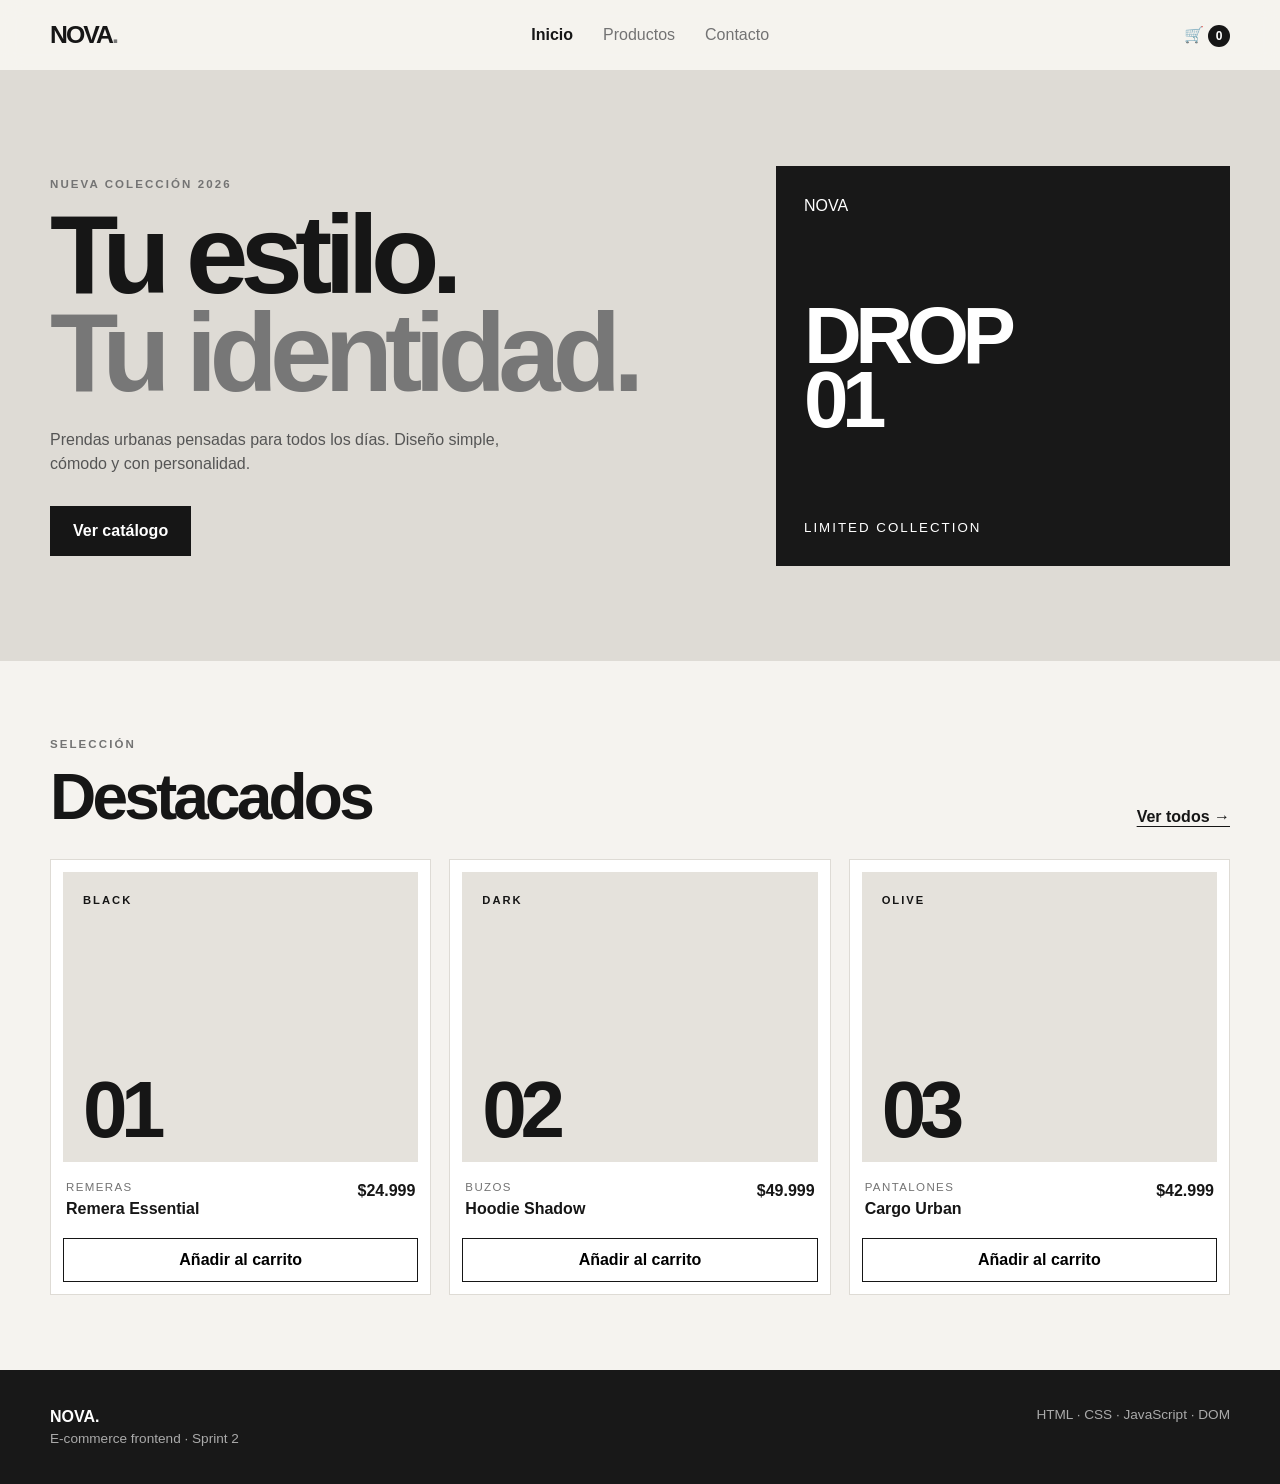
<file: index.html>
<!DOCTYPE html>
<html lang="es">
<head>
  <meta charset="UTF-8">
  <meta name="viewport" content="width=device-width, initial-scale=1.0">
  <meta name="description" content="NOVA - E-commerce frontend desarrollado con HTML, CSS y JavaScript.">
  <title>NOVA | Inicio</title>
  <link rel="stylesheet" href="css/styles.css">
</head>
<body>
  <header class="site-header">
    <nav class="nav container" aria-label="Navegación principal">
      <a class="logo" href="index.html">NOVA<span>.</span></a>
      <button class="menu-toggle" id="menuToggle" aria-label="Abrir menú">☰</button>
      <ul class="nav-links" id="navLinks">
        <li><a class="active" href="index.html">Inicio</a></li>
        <li><a href="productos.html">Productos</a></li>
        <li><a href="contacto.html">Contacto</a></li>
      </ul>
      <a class="cart" href="productos.html" aria-label="Carrito">
        🛒 <span id="cartCount">0</span>
      </a>
    </nav>
  </header>

  <main>
    <section class="hero">
      <div class="container hero-content">
        <div>
          <p class="eyebrow">NUEVA COLECCIÓN 2026</p>
          <h1>Tu estilo.<br><span>Tu identidad.</span></h1>
          <p class="hero-text">Prendas urbanas pensadas para todos los días. Diseño simple, cómodo y con personalidad.</p>
          <a class="btn btn-primary" href="productos.html">Ver catálogo</a>
        </div>
        <div class="hero-card" aria-label="Promoción de la nueva colección">
          <span>NOVA</span>
          <strong>DROP<br>01</strong>
          <small>LIMITED COLLECTION</small>
        </div>
      </div>
    </section>

    <section class="section container">
      <div class="section-heading">
        <div>
          <p class="eyebrow">SELECCIÓN</p>
          <h2>Destacados</h2>
        </div>
        <a href="productos.html" class="text-link">Ver todos →</a>
      </div>
      <div class="product-grid" id="featuredProducts">
        <p class="loading">Cargando productos...</p>
      </div>
    </section>
  </main>

  <footer class="site-footer">
    <div class="container footer-content">
      <div><strong>NOVA.</strong><p>E-commerce frontend · Sprint 2</p></div>
      <div><p>HTML · CSS · JavaScript · DOM</p></div>
    </div>
  </footer>
  <script src="js/productos.js"></script>
  <script src="js/app.js"></script>
</body>
</html>
</file>
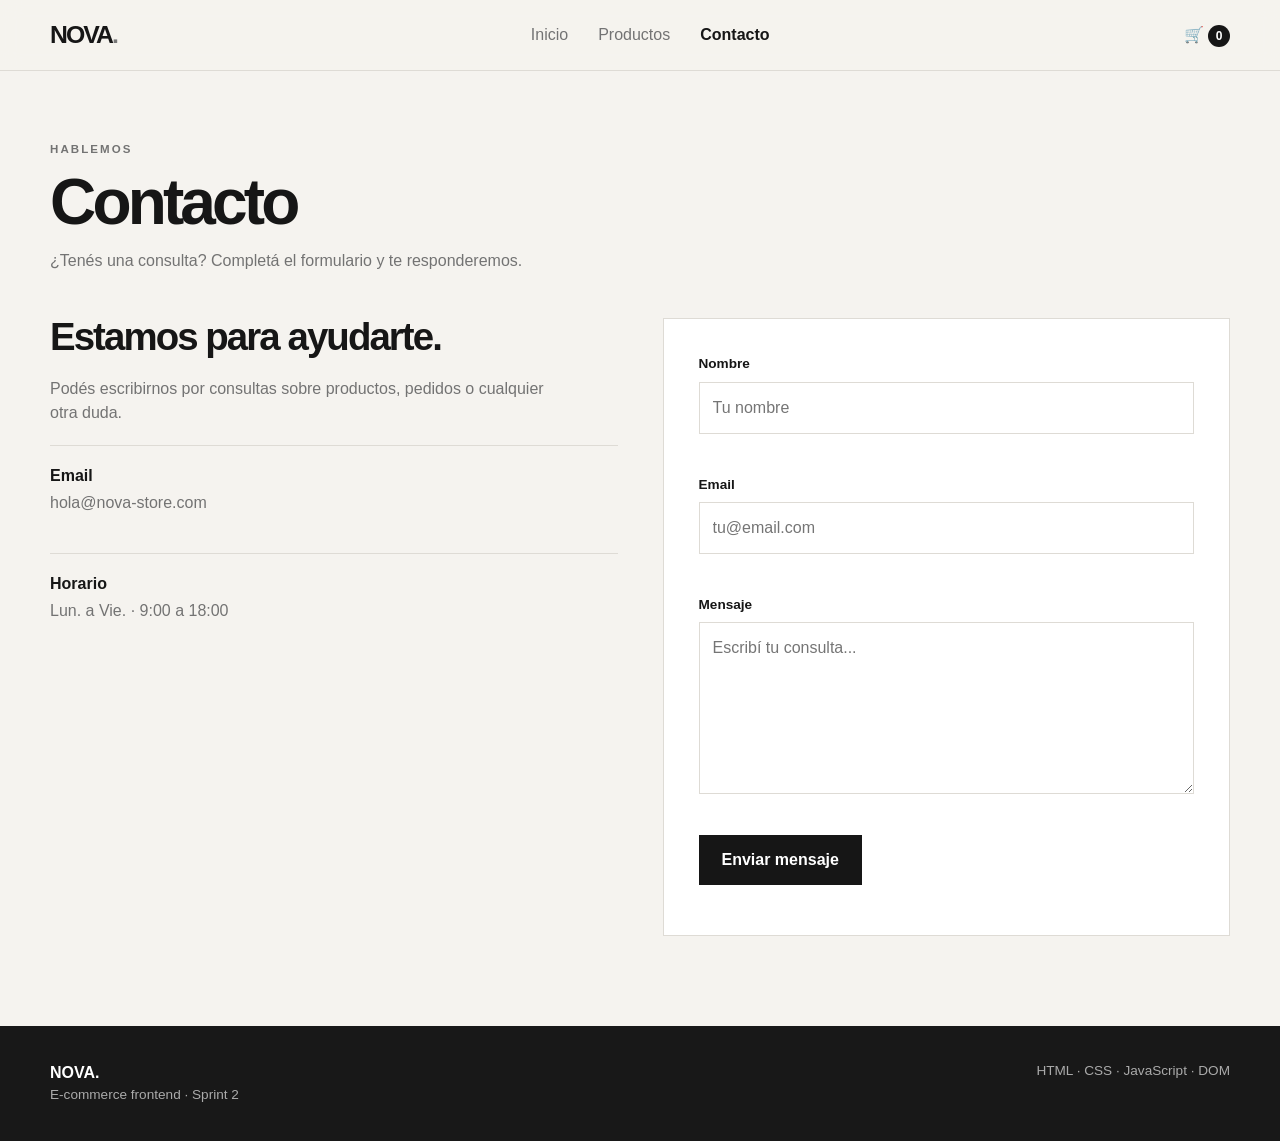
<file: contacto.html>
<!DOCTYPE html>
<html lang="es">
<head>
  <meta charset="UTF-8">
  <meta name="viewport" content="width=device-width, initial-scale=1.0">
  <meta name="description" content="Contacto NOVA.">
  <title>NOVA | Contacto</title>
  <link rel="stylesheet" href="css/styles.css">
</head>
<body>
  <header class="site-header">
    <nav class="nav container" aria-label="Navegación principal">
      <a class="logo" href="index.html">NOVA<span>.</span></a>
      <button class="menu-toggle" id="menuToggle" aria-label="Abrir menú">☰</button>
      <ul class="nav-links" id="navLinks">
        <li><a href="index.html">Inicio</a></li>
        <li><a href="productos.html">Productos</a></li>
        <li><a class="active" href="contacto.html">Contacto</a></li>
      </ul>
      <a class="cart" href="productos.html">🛒 <span id="cartCount">0</span></a>
    </nav>
  </header>

  <main class="container">
    <section class="page-header">
      <p class="eyebrow">HABLEMOS</p>
      <h1>Contacto</h1>
      <p>¿Tenés una consulta? Completá el formulario y te responderemos.</p>
    </section>

    <section class="contact-layout">
      <div class="contact-info">
        <h2>Estamos para ayudarte.</h2>
        <p>Podés escribirnos por consultas sobre productos, pedidos o cualquier otra duda.</p>
        <div class="info-item"><strong>Email</strong><span>hola@nova-store.com</span></div>
        <div class="info-item"><strong>Horario</strong><span>Lun. a Vie. · 9:00 a 18:00</span></div>
      </div>

      <form class="contact-form" id="contactForm" novalidate>
        <div class="form-group">
          <label for="name">Nombre</label>
          <input id="name" name="name" type="text" required minlength="2" placeholder="Tu nombre">
          <small class="error" id="nameError"></small>
        </div>
        <div class="form-group">
          <label for="email">Email</label>
          <input id="email" name="email" type="email" required placeholder="tu@email.com">
          <small class="error" id="emailError"></small>
        </div>
        <div class="form-group">
          <label for="message">Mensaje</label>
          <textarea id="message" name="message" rows="6" required minlength="10" placeholder="Escribí tu consulta..."></textarea>
          <small class="error" id="messageError"></small>
        </div>
        <button class="btn btn-primary" type="submit">Enviar mensaje</button>
        <p class="success-message" id="successMessage"></p>
      </form>
    </section>
  </main>

  <footer class="site-footer">
    <div class="container footer-content">
      <div><strong>NOVA.</strong><p>E-commerce frontend · Sprint 2</p></div>
      <div><p>HTML · CSS · JavaScript · DOM</p></div>
    </div>
  </footer>
  <script src="js/productos.js"></script>
  <script src="js/app.js"></script>
</body>
</html>
</file>
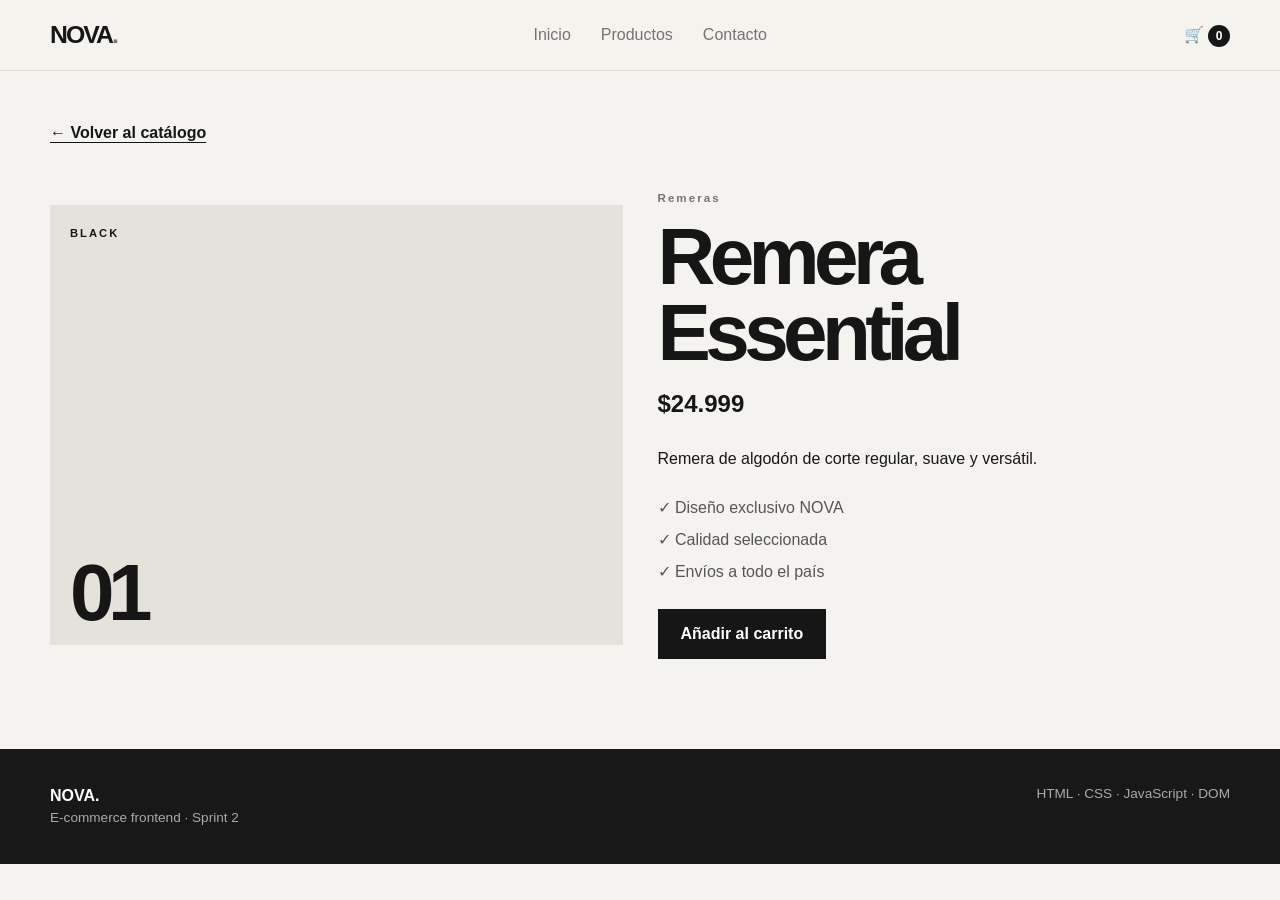
<file: producto.html>
<!DOCTYPE html>
<html lang="es">
<head>
  <meta charset="UTF-8">
  <meta name="viewport" content="width=device-width, initial-scale=1.0">
  <meta name="description" content="Detalle de producto NOVA.">
  <title>NOVA | Producto</title>
  <link rel="stylesheet" href="css/styles.css">
</head>
<body>
  <header class="site-header">
    <nav class="nav container" aria-label="Navegación principal">
      <a class="logo" href="index.html">NOVA<span>.</span></a>
      <button class="menu-toggle" id="menuToggle" aria-label="Abrir menú">☰</button>
      <ul class="nav-links" id="navLinks">
        <li><a href="index.html">Inicio</a></li>
        <li><a href="productos.html">Productos</a></li>
        <li><a href="contacto.html">Contacto</a></li>
      </ul>
      <a class="cart" href="productos.html">🛒 <span id="cartCount">0</span></a>
    </nav>
  </header>

  <main class="container">
    <div id="productDetail" class="product-detail">
      <p class="loading">Cargando producto...</p>
    </div>
  </main>

  <div class="toast" id="toast" role="status" aria-live="polite"></div>

  <footer class="site-footer">
    <div class="container footer-content">
      <div><strong>NOVA.</strong><p>E-commerce frontend · Sprint 2</p></div>
      <div><p>HTML · CSS · JavaScript · DOM</p></div>
    </div>
  </footer>
  <script src="js/productos.js"></script>
  <script src="js/app.js"></script>
</body>
</html>
</file>
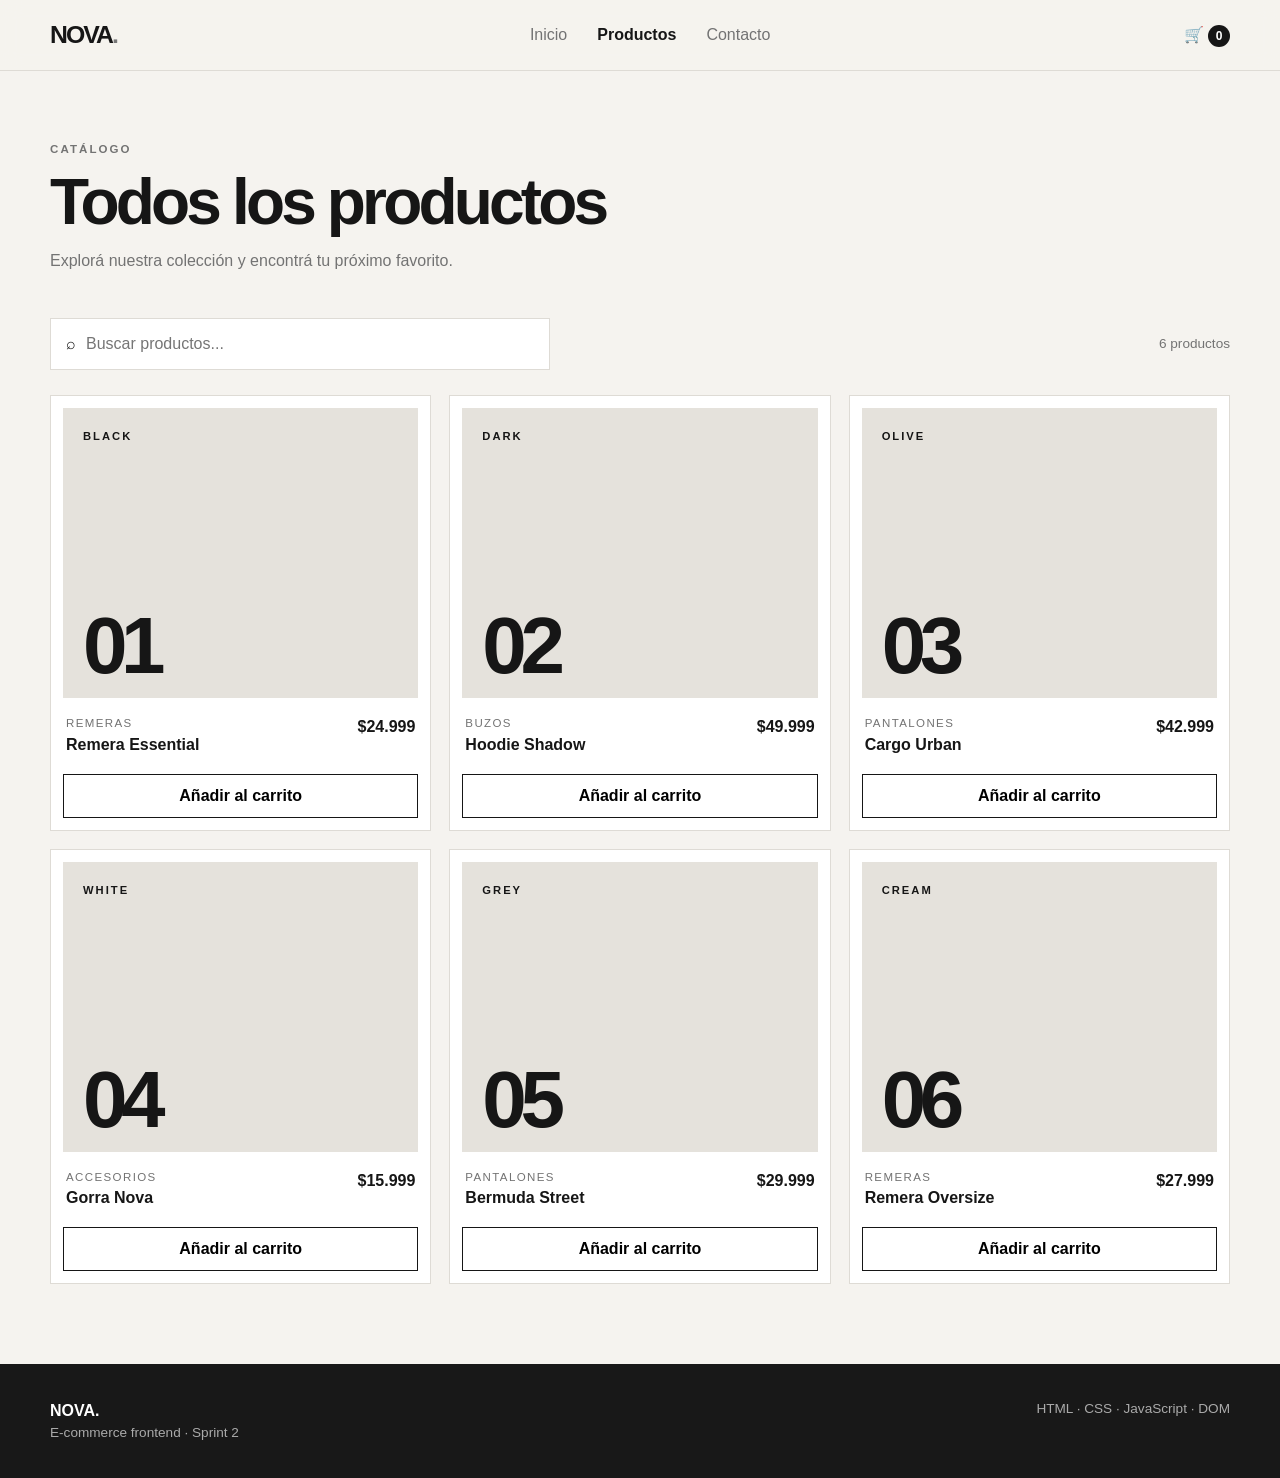
<file: productos.html>
<!DOCTYPE html>
<html lang="es">
<head>
  <meta charset="UTF-8">
  <meta name="viewport" content="width=device-width, initial-scale=1.0">
  <meta name="description" content="Catálogo de productos NOVA.">
  <title>NOVA | Productos</title>
  <link rel="stylesheet" href="css/styles.css">
</head>
<body>
  <header class="site-header">
    <nav class="nav container" aria-label="Navegación principal">
      <a class="logo" href="index.html">NOVA<span>.</span></a>
      <button class="menu-toggle" id="menuToggle" aria-label="Abrir menú">☰</button>
      <ul class="nav-links" id="navLinks">
        <li><a href="index.html">Inicio</a></li>
        <li><a class="active" href="productos.html">Productos</a></li>
        <li><a href="contacto.html">Contacto</a></li>
      </ul>
      <a class="cart" href="#catalogo" aria-label="Carrito">🛒 <span id="cartCount">0</span></a>
    </nav>
  </header>

  <main class="container">
    <section class="page-header">
      <p class="eyebrow">CATÁLOGO</p>
      <h1>Todos los productos</h1>
      <p>Explorá nuestra colección y encontrá tu próximo favorito.</p>
    </section>

    <section id="catalogo" class="catalog">
      <div class="search-row">
        <label class="search-box" for="searchInput">
          <span>⌕</span>
          <input id="searchInput" type="search" placeholder="Buscar productos..." autocomplete="off">
        </label>
        <span id="resultsCount" class="results-count"></span>
      </div>
      <div class="product-grid" id="productGrid">
        <p class="loading">Cargando catálogo...</p>
      </div>
    </section>
  </main>

  <div class="toast" id="toast" role="status" aria-live="polite"></div>

  <footer class="site-footer">
    <div class="container footer-content">
      <div><strong>NOVA.</strong><p>E-commerce frontend · Sprint 2</p></div>
      <div><p>HTML · CSS · JavaScript · DOM</p></div>
    </div>
  </footer>
  <script src="js/productos.js"></script>
  <script src="js/app.js"></script>
</body>
</html>
</file>
<file: css/styles.css>
/* NOVA - Mobile First */
:root {
  --bg: #f5f3ef;
  --surface: #ffffff;
  --text: #161616;
  --muted: #737373;
  --line: #dedbd5;
  --accent: #171717;
  --max: 1180px;
}

* {
  box-sizing: border-box;
  margin: 0;
  padding: 0;
}

html {
  scroll-behavior: smooth;
}

body {
  font-family: Arial, Helvetica, sans-serif;
  background: var(--bg);
  color: var(--text);
  line-height: 1.5;
}

a {
  color: inherit;
  text-decoration: none;
}

button,
input,
textarea {
  font: inherit;
}

button {
  cursor: pointer;
}

.container {
  width: min(100% - 32px, var(--max));
  margin-inline: auto;
}

.site-header {
  position: sticky;
  top: 0;
  z-index: 10;
  background: rgba(245, 243, 239, .94);
  backdrop-filter: blur(10px);
  border-bottom: 1px solid var(--line);
}

.nav {
  min-height: 70px;
  display: flex;
  align-items: center;
  justify-content: space-between;
  gap: 18px;
}

.logo {
  font-size: 1.55rem;
  font-weight: 900;
  letter-spacing: -.08em;
}

.logo span {
  color: #777;
}

.menu-toggle {
  border: 0;
  background: transparent;
  font-size: 1.35rem;
  margin-left: auto;
}

.nav-links {
  position: absolute;
  top: 70px;
  left: 0;
  width: 100%;
  display: none;
  flex-direction: column;
  padding: 20px 16px;
  background: var(--surface);
  border-bottom: 1px solid var(--line);
  list-style: none;
}

.nav-links.open {
  display: flex;
}

.nav-links a {
  display: block;
  padding: 10px 0;
  color: var(--muted);
}

.nav-links a:hover,
.nav-links .active {
  color: var(--text);
  font-weight: 700;
}

.cart {
  white-space: nowrap;
  font-weight: 700;
}

.cart span {
  display: inline-grid;
  place-items: center;
  min-width: 22px;
  height: 22px;
  padding: 0 5px;
  border-radius: 50%;
  background: var(--text);
  color: white;
  font-size: .75rem;
}

.hero {
  min-height: 590px;
  display: grid;
  align-items: center;
  background: #dedbd5;
}

.hero-content {
  display: grid;
  gap: 45px;
  padding-block: 70px;
}

.eyebrow {
  font-size: .72rem;
  font-weight: 800;
  letter-spacing: .18em;
  color: var(--muted);
  margin-bottom: 12px;
}

.hero h1 {
  font-size: clamp(3.2rem, 13vw, 7rem);
  line-height: .88;
  letter-spacing: -.07em;
  margin-bottom: 25px;
}

.hero h1 span {
  color: #777;
}

.hero-text {
  max-width: 500px;
  color: #555;
  margin-bottom: 30px;
}

.hero-card {
  min-height: 280px;
  background: #181818;
  color: white;
  display: flex;
  flex-direction: column;
  justify-content: space-between;
  padding: 28px;
}

.hero-card strong {
  font-size: 5rem;
  line-height: .8;
  letter-spacing: -.08em;
}

.hero-card small {
  letter-spacing: .15em;
}

.btn {
  display: inline-flex;
  justify-content: center;
  align-items: center;
  min-height: 48px;
  padding: 12px 22px;
  border: 1px solid var(--text);
  font-weight: 700;
  transition: transform .2s, opacity .2s;
}

.btn:hover {
  transform: translateY(-2px);
}

.btn-primary {
  background: var(--text);
  color: white;
}

.btn-small {
  width: 100%;
  min-height: 42px;
  padding: 9px 15px;
  background: transparent;
}

.section {
  padding-block: 75px;
}

.section-heading {
  display: flex;
  align-items: end;
  justify-content: space-between;
  gap: 20px;
  margin-bottom: 30px;
}

.section-heading h2,
.page-header h1 {
  font-size: clamp(2.2rem, 8vw, 4rem);
  letter-spacing: -.06em;
  line-height: 1;
}

.text-link,
.back-link {
  font-weight: 700;
  text-decoration: underline;
  text-underline-offset: 4px;
}

.product-grid {
  display: grid;
  grid-template-columns: 1fr;
  gap: 18px;
}

.product-card {
  background: var(--surface);
  border: 1px solid var(--line);
  padding: 12px;
}

.product-visual,
.detail-visual {
  min-height: 290px;
  background: #e5e2dc;
  display: flex;
  flex-direction: column;
  justify-content: space-between;
  padding: 20px;
  overflow: hidden;
}

.product-visual strong,
.detail-visual strong {
  font-size: 5rem;
  line-height: .8;
  letter-spacing: -.08em;
}

.product-visual span,
.detail-visual span {
  font-size: .7rem;
  letter-spacing: .18em;
  font-weight: 800;
}

.product-info {
  display: flex;
  justify-content: space-between;
  gap: 15px;
  padding: 17px 3px;
}

.product-category {
  color: var(--muted);
  font-size: .72rem;
  text-transform: uppercase;
  letter-spacing: .12em;
}

.product-info h3 {
  font-size: 1rem;
}

.price,
.detail-price {
  font-weight: 800;
  white-space: nowrap;
}

.page-header {
  padding-block: 70px 45px;
}

.page-header > p:last-child {
  color: var(--muted);
  margin-top: 15px;
}

.search-row {
  display: flex;
  flex-direction: column;
  gap: 12px;
  margin-bottom: 25px;
}

.search-box {
  display: flex;
  align-items: center;
  gap: 10px;
  background: white;
  border: 1px solid var(--line);
  padding: 0 15px;
}

.search-box input {
  width: 100%;
  min-height: 50px;
  border: 0;
  outline: 0;
  background: transparent;
}

.results-count {
  color: var(--muted);
  font-size: .85rem;
}

.catalog {
  padding-bottom: 80px;
}

.loading,
.empty {
  color: var(--muted);
  padding: 30px 0;
}

.product-detail {
  padding-block: 50px 90px;
}

.detail-grid {
  display: grid;
  gap: 35px;
  margin-top: 25px;
}

.detail-visual {
  min-height: 440px;
}

.detail-content {
  align-self: center;
}

.detail-content h1 {
  font-size: clamp(2.7rem, 10vw, 5rem);
  line-height: .95;
  letter-spacing: -.07em;
  margin-bottom: 15px;
}

.detail-price {
  font-size: 1.5rem;
  margin-bottom: 25px;
}

.features {
  list-style: none;
  margin: 25px 0;
  display: grid;
  gap: 8px;
  color: #555;
}

.back-link {
  display: inline-block;
  margin-bottom: 20px;
}

.contact-layout {
  display: grid;
  gap: 45px;
  padding-bottom: 90px;
}

.contact-info h2 {
  font-size: 2.4rem;
  line-height: 1;
  letter-spacing: -.05em;
  margin-bottom: 20px;
}

.contact-info > p {
  color: var(--muted);
  max-width: 500px;
}

.info-item {
  display: grid;
  gap: 3px;
  border-top: 1px solid var(--line);
  padding-block: 18px;
  margin-top: 20px;
}

.info-item span {
  color: var(--muted);
}

.contact-form {
  background: white;
  border: 1px solid var(--line);
  padding: 22px;
}

.form-group {
  display: grid;
  gap: 7px;
  margin-bottom: 18px;
}

.form-group label {
  font-size: .85rem;
  font-weight: 700;
}

.form-group input,
.form-group textarea {
  width: 100%;
  border: 1px solid var(--line);
  padding: 13px;
  outline: none;
  resize: vertical;
}

.form-group input:focus,
.form-group textarea:focus {
  border-color: var(--text);
}

.error {
  color: #b00020;
  min-height: 16px;
}

.success-message {
  margin-top: 15px;
  font-weight: 700;
}

.toast {
  position: fixed;
  right: 18px;
  bottom: 18px;
  max-width: calc(100% - 36px);
  padding: 14px 18px;
  background: var(--text);
  color: white;
  transform: translateY(120px);
  opacity: 0;
  transition: .25s;
  z-index: 20;
}

.toast.show {
  transform: translateY(0);
  opacity: 1;
}

.site-footer {
  background: #181818;
  color: white;
  padding-block: 35px;
}

.footer-content {
  display: flex;
  flex-direction: column;
  gap: 12px;
}

.footer-content p {
  color: #aaa;
  font-size: .85rem;
}

@media (min-width: 600px) {
  .product-grid {
    grid-template-columns: repeat(2, 1fr);
  }

  .search-row {
    flex-direction: row;
    align-items: center;
    justify-content: space-between;
  }

  .search-box {
    width: min(100%, 500px);
  }
}

@media (min-width: 800px) {
  .menu-toggle {
    display: none;
  }

  .nav-links {
    position: static;
    display: flex;
    flex-direction: row;
    width: auto;
    padding: 0;
    border: 0;
    background: transparent;
    gap: 30px;
  }

  .nav-links a {
    padding: 0;
  }

  .hero-content {
    grid-template-columns: 1.2fr .8fr;
    align-items: center;
  }

  .hero-card {
    min-height: 400px;
  }

  .product-grid {
    grid-template-columns: repeat(3, 1fr);
  }

  .detail-grid {
    grid-template-columns: 1fr 1fr;
    align-items: center;
  }

  .contact-layout {
    grid-template-columns: 1fr 1fr;
    align-items: start;
  }

  .contact-form {
    padding: 35px;
  }

  .footer-content {
    flex-direction: row;
    justify-content: space-between;
  }
}
</file>
